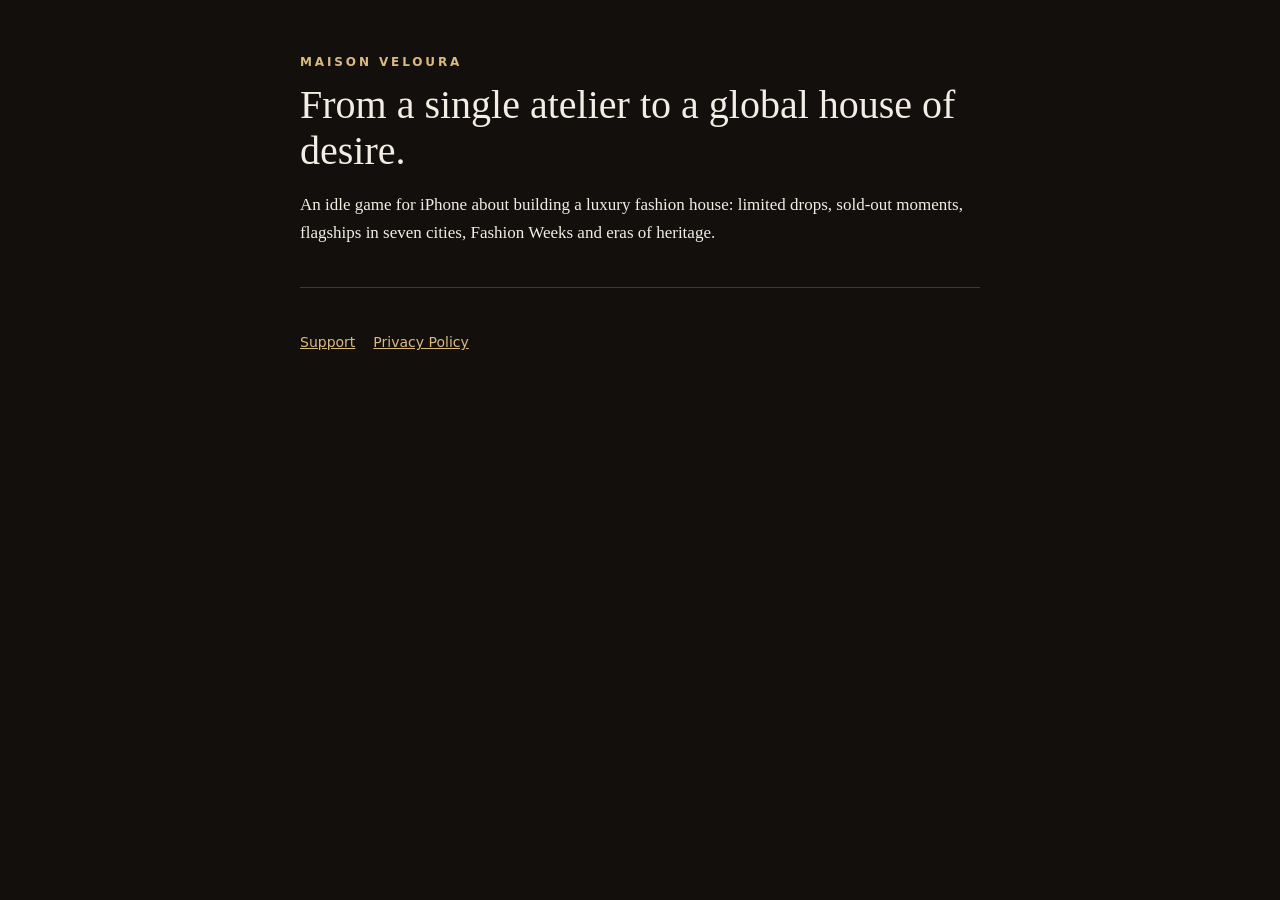
<file: index.html>
<!doctype html>
<html lang="en"><head><meta charset="utf-8"><meta name="viewport" content="width=device-width,initial-scale=1">
<title>Maison Veloura</title><link rel="stylesheet" href="style.css"></head>
<body><main>
<div class="eyebrow">Maison Veloura</div>
<h1>From a single atelier to a global house of desire.</h1>
<p>An idle game for iPhone about building a luxury fashion house: limited drops, sold-out moments, flagships in seven cities, Fashion Weeks and eras of heritage.</p>
<hr>
<nav><a href="support.html">Support</a><a href="privacy.html">Privacy Policy</a></nav>
</main></body></html>
</file>
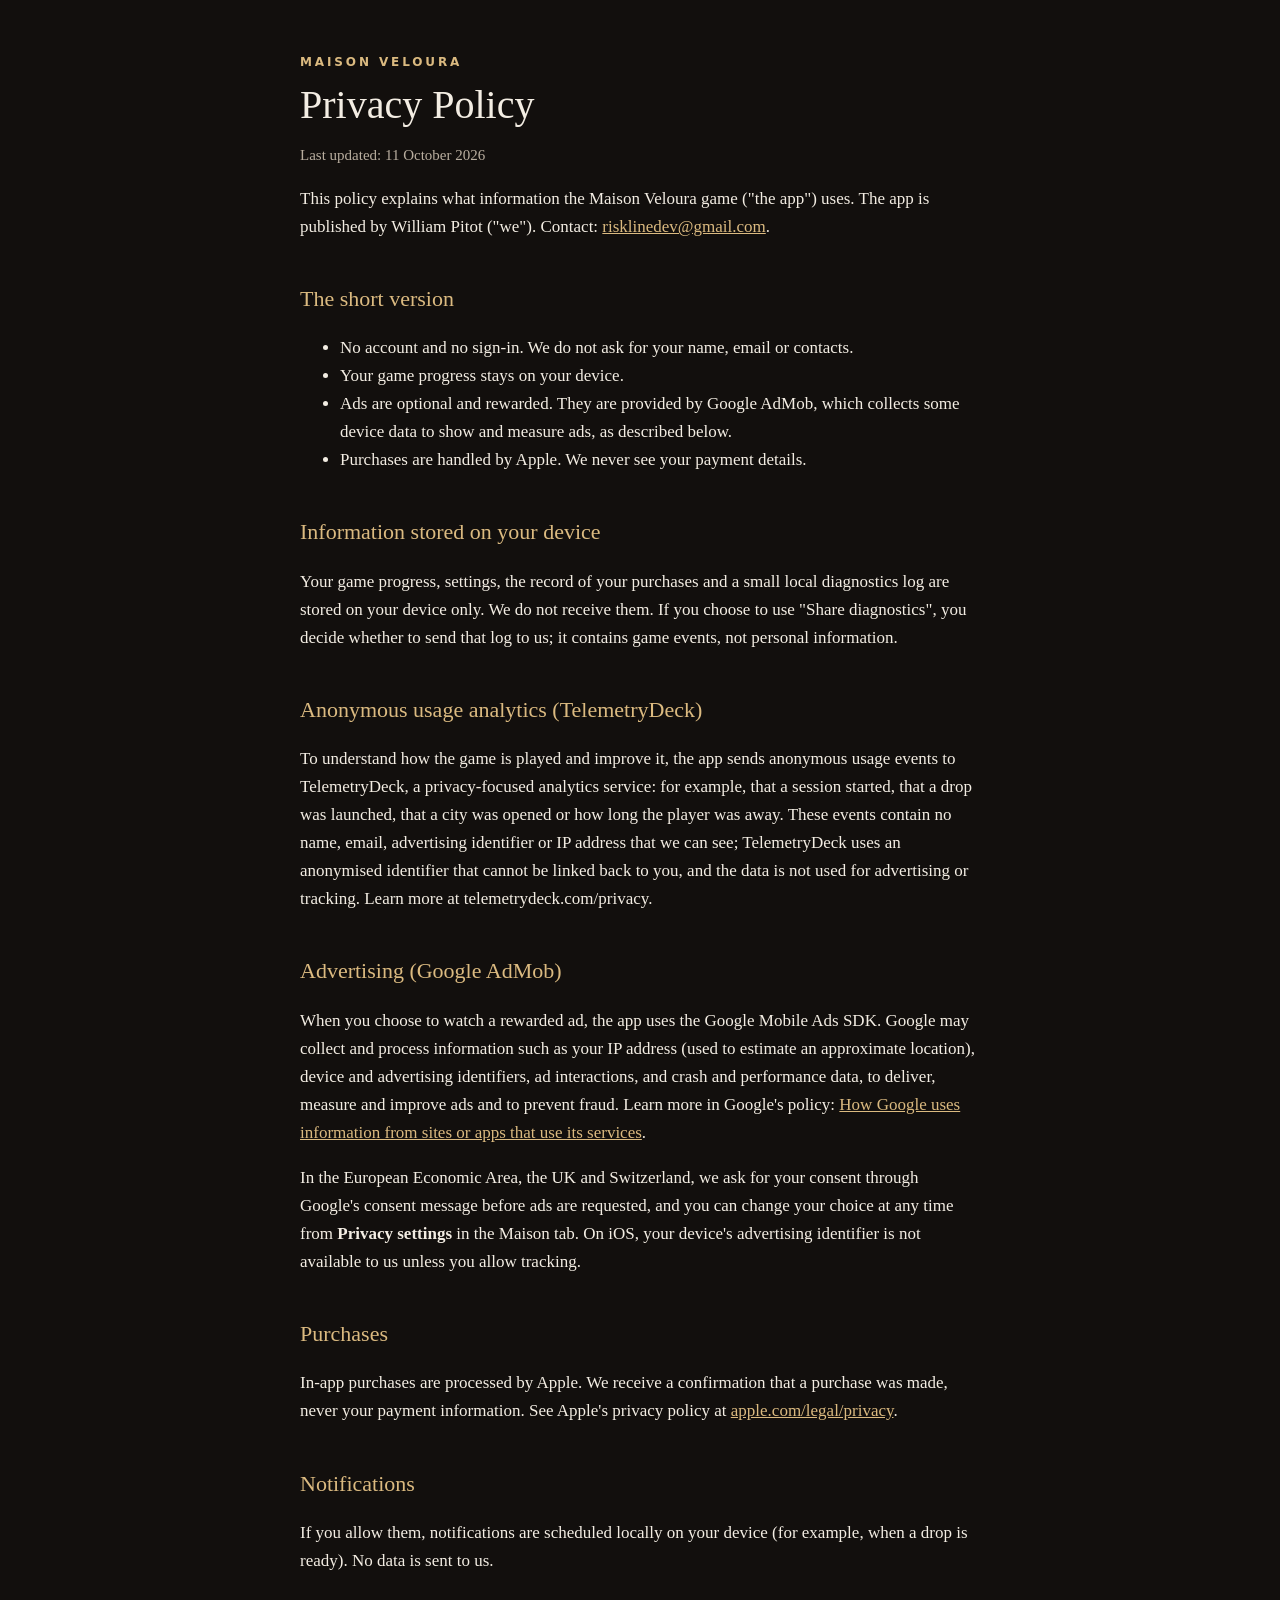
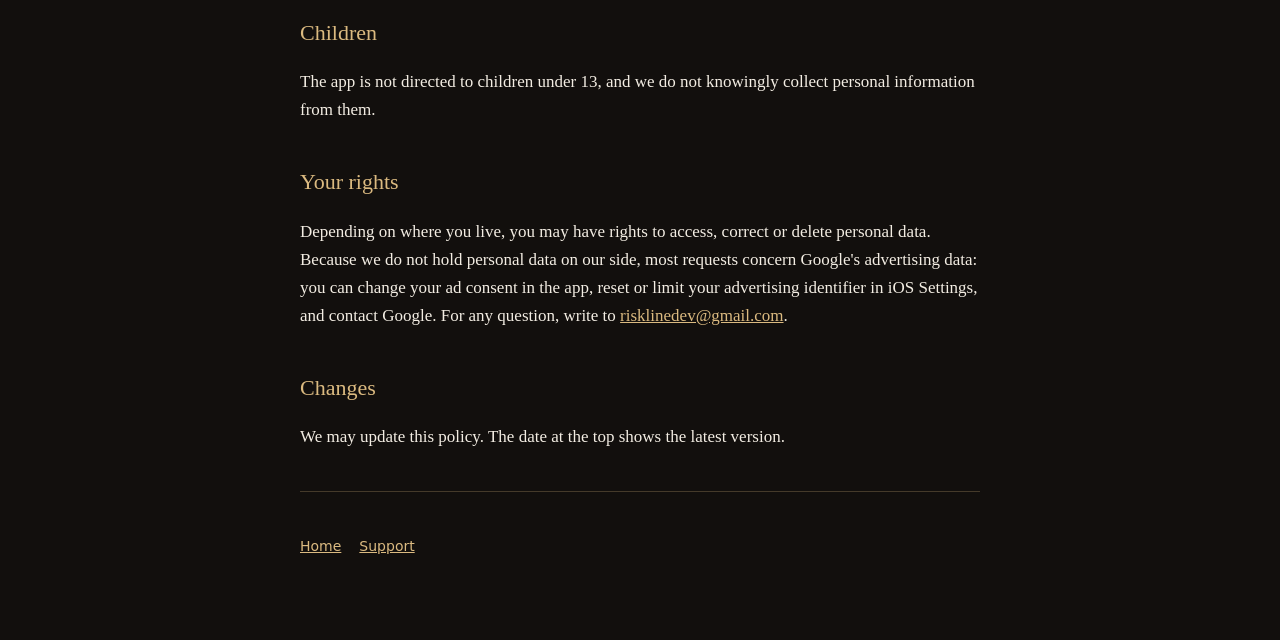
<file: privacy.html>
<!doctype html>
<html lang="en"><head><meta charset="utf-8"><meta name="viewport" content="width=device-width,initial-scale=1">
<title>Maison Veloura Privacy Policy</title><link rel="stylesheet" href="style.css"></head>
<body><main>
<div class="eyebrow">Maison Veloura</div>
<h1>Privacy Policy</h1>
<p class="muted">Last updated: 11 October 2026</p>

<p>This policy explains what information the Maison Veloura game ("the app") uses. The app is published by William Pitot ("we"). Contact: <a href="mailto:risklinedev@gmail.com">risklinedev@gmail.com</a>.</p>

<h2>The short version</h2>
<ul>
<li>No account and no sign-in. We do not ask for your name, email or contacts.</li>
<li>Your game progress stays on your device.</li>
<li>Ads are optional and rewarded. They are provided by Google AdMob, which collects some device data to show and measure ads, as described below.</li>
<li>Purchases are handled by Apple. We never see your payment details.</li>
</ul>

<h2>Information stored on your device</h2>
<p>Your game progress, settings, the record of your purchases and a small local diagnostics log are stored on your device only. We do not receive them. If you choose to use "Share diagnostics", you decide whether to send that log to us; it contains game events, not personal information.</p>
<h2>Anonymous usage analytics (TelemetryDeck)</h2>
<p>To understand how the game is played and improve it, the app sends anonymous usage events to TelemetryDeck, a privacy-focused analytics service: for example, that a session started, that a drop was launched, that a city was opened or how long the player was away. These events contain no name, email, advertising identifier or IP address that we can see; TelemetryDeck uses an anonymised identifier that cannot be linked back to you, and the data is not used for advertising or tracking. Learn more at telemetrydeck.com/privacy.</p>

<h2>Advertising (Google AdMob)</h2>
<p>When you choose to watch a rewarded ad, the app uses the Google Mobile Ads SDK. Google may collect and process information such as your IP address (used to estimate an approximate location), device and advertising identifiers, ad interactions, and crash and performance data, to deliver, measure and improve ads and to prevent fraud. Learn more in Google's policy: <a href="https://policies.google.com/technologies/partner-sites">How Google uses information from sites or apps that use its services</a>.</p>
<p>In the European Economic Area, the UK and Switzerland, we ask for your consent through Google's consent message before ads are requested, and you can change your choice at any time from <strong>Privacy settings</strong> in the Maison tab. On iOS, your device's advertising identifier is not available to us unless you allow tracking.</p>

<h2>Purchases</h2>
<p>In-app purchases are processed by Apple. We receive a confirmation that a purchase was made, never your payment information. See Apple's privacy policy at <a href="https://www.apple.com/legal/privacy/">apple.com/legal/privacy</a>.</p>

<h2>Notifications</h2>
<p>If you allow them, notifications are scheduled locally on your device (for example, when a drop is ready). No data is sent to us.</p>

<h2>Children</h2>
<p>The app is not directed to children under 13, and we do not knowingly collect personal information from them.</p>

<h2>Your rights</h2>
<p>Depending on where you live, you may have rights to access, correct or delete personal data. Because we do not hold personal data on our side, most requests concern Google's advertising data: you can change your ad consent in the app, reset or limit your advertising identifier in iOS Settings, and contact Google. For any question, write to <a href="mailto:risklinedev@gmail.com">risklinedev@gmail.com</a>.</p>

<h2>Changes</h2>
<p>We may update this policy. The date at the top shows the latest version.</p>
<hr>
<nav><a href="index.html">Home</a><a href="support.html">Support</a></nav>
</main></body></html>
</file>
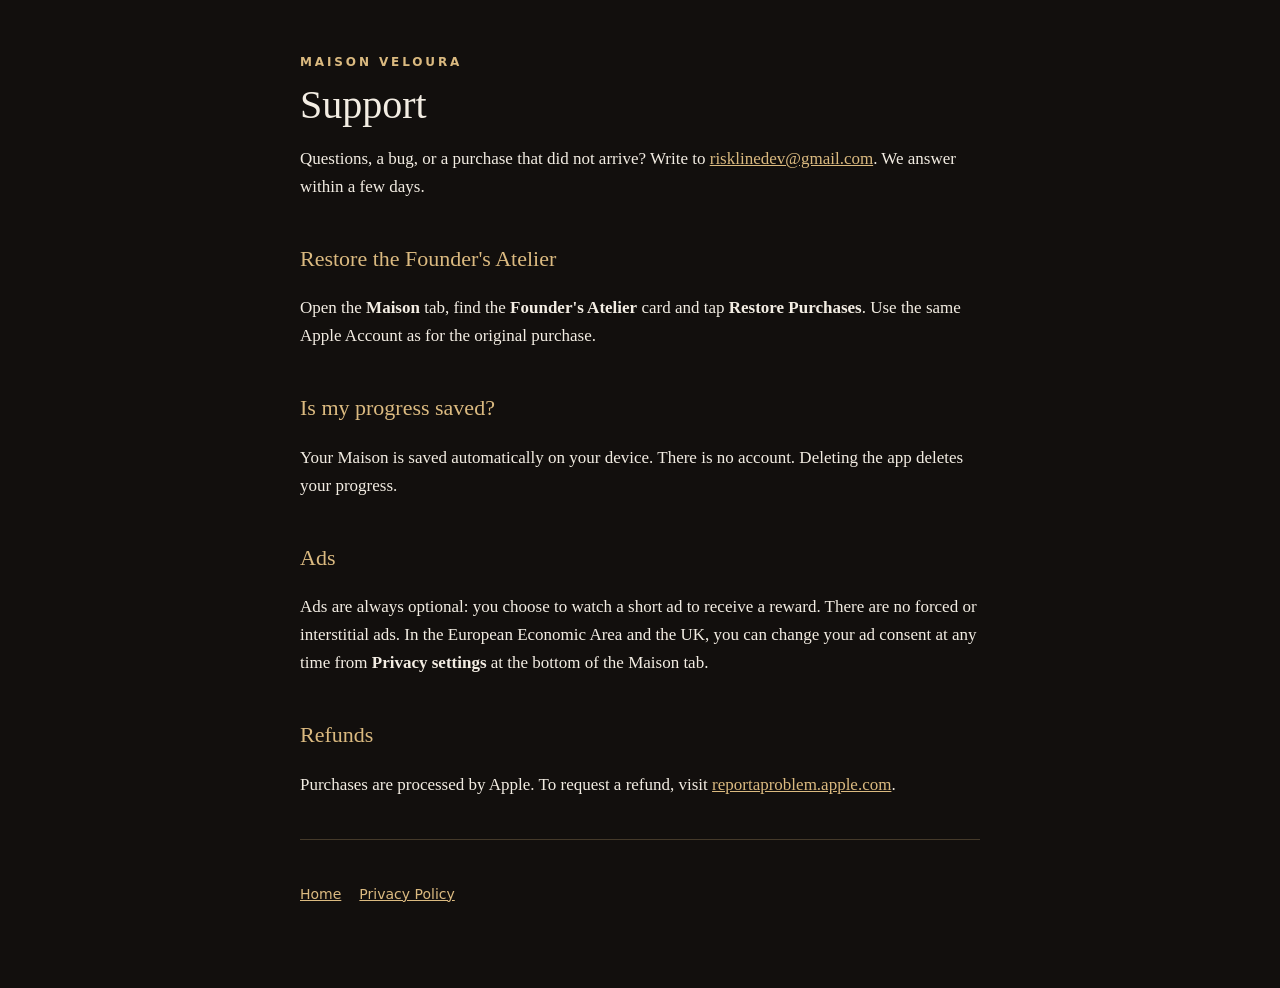
<file: support.html>
<!doctype html>
<html lang="en"><head><meta charset="utf-8"><meta name="viewport" content="width=device-width,initial-scale=1">
<title>Maison Veloura Support</title><link rel="stylesheet" href="style.css"></head>
<body><main>
<div class="eyebrow">Maison Veloura</div>
<h1>Support</h1>
<p>Questions, a bug, or a purchase that did not arrive? Write to <a href="mailto:risklinedev@gmail.com">risklinedev@gmail.com</a>. We answer within a few days.</p>

<h2>Restore the Founder's Atelier</h2>
<p>Open the <strong>Maison</strong> tab, find the <strong>Founder's Atelier</strong> card and tap <strong>Restore Purchases</strong>. Use the same Apple Account as for the original purchase.</p>

<h2>Is my progress saved?</h2>
<p>Your Maison is saved automatically on your device. There is no account. Deleting the app deletes your progress.</p>

<h2>Ads</h2>
<p>Ads are always optional: you choose to watch a short ad to receive a reward. There are no forced or interstitial ads. In the European Economic Area and the UK, you can change your ad consent at any time from <strong>Privacy settings</strong> at the bottom of the Maison tab.</p>

<h2>Refunds</h2>
<p>Purchases are processed by Apple. To request a refund, visit <a href="https://reportaproblem.apple.com">reportaproblem.apple.com</a>.</p>
<hr>
<nav><a href="index.html">Home</a><a href="privacy.html">Privacy Policy</a></nav>
</main></body></html>
</file>
<file: style.css>
:root{--ink:#120F0D;--ivory:#F3EDE3;--champagne:#DBBA80;--muted:#B9AE9F}
*{box-sizing:border-box}
body{margin:0;background:var(--ink);color:var(--ivory);font:17px/1.65 Georgia,"Times New Roman",serif}
main{max-width:720px;margin:0 auto;padding:56px 20px 80px}
.eyebrow{font:600 12px/1 -apple-system,system-ui,sans-serif;letter-spacing:.24em;text-transform:uppercase;color:var(--champagne)}
h1{font-weight:500;font-size:40px;line-height:1.15;margin:14px 0 8px}
h2{font-weight:500;font-size:22px;margin:40px 0 8px;color:var(--champagne)}
p,li{color:var(--ivory)}
.muted{color:var(--muted);font-size:15px}
a{color:var(--champagne)}
hr{border:0;border-top:1px solid rgba(219,186,128,.25);margin:40px 0}
nav a{margin-right:18px;font:500 14px -apple-system,system-ui,sans-serif}
</file>
